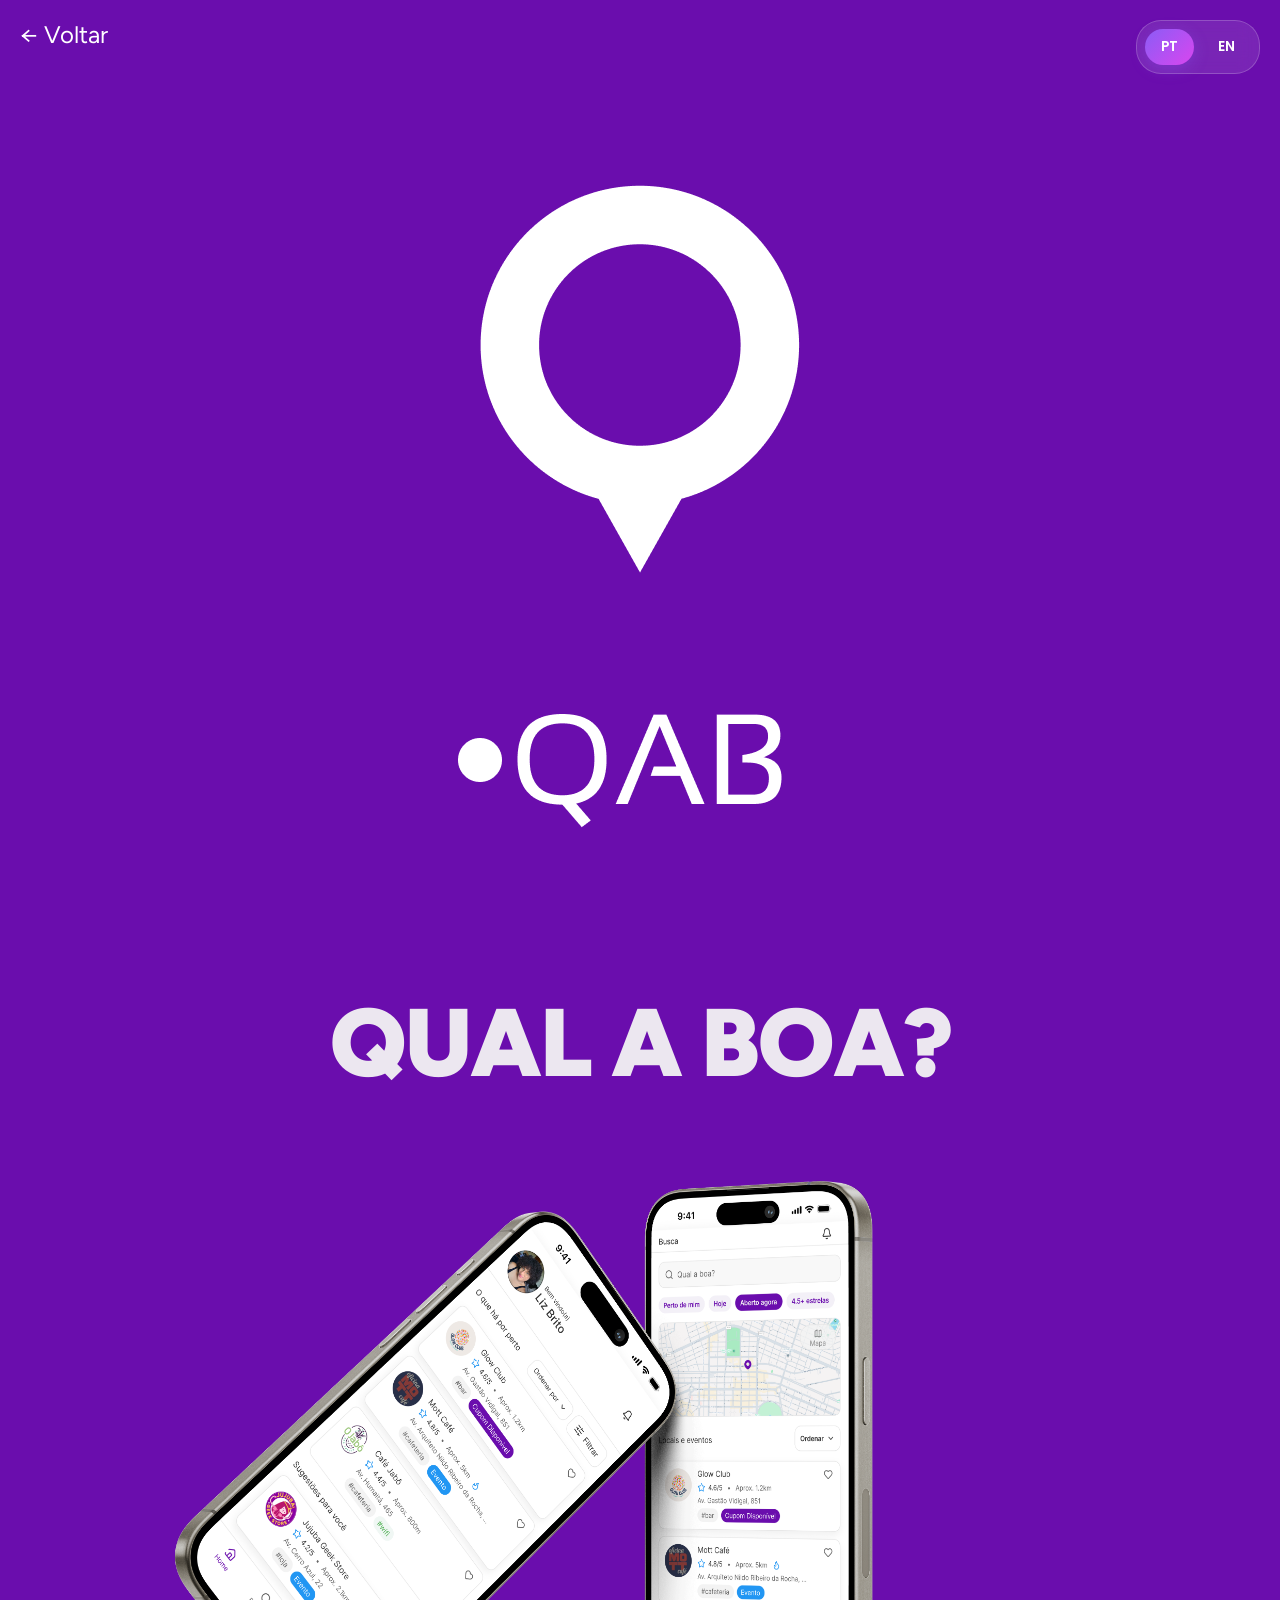
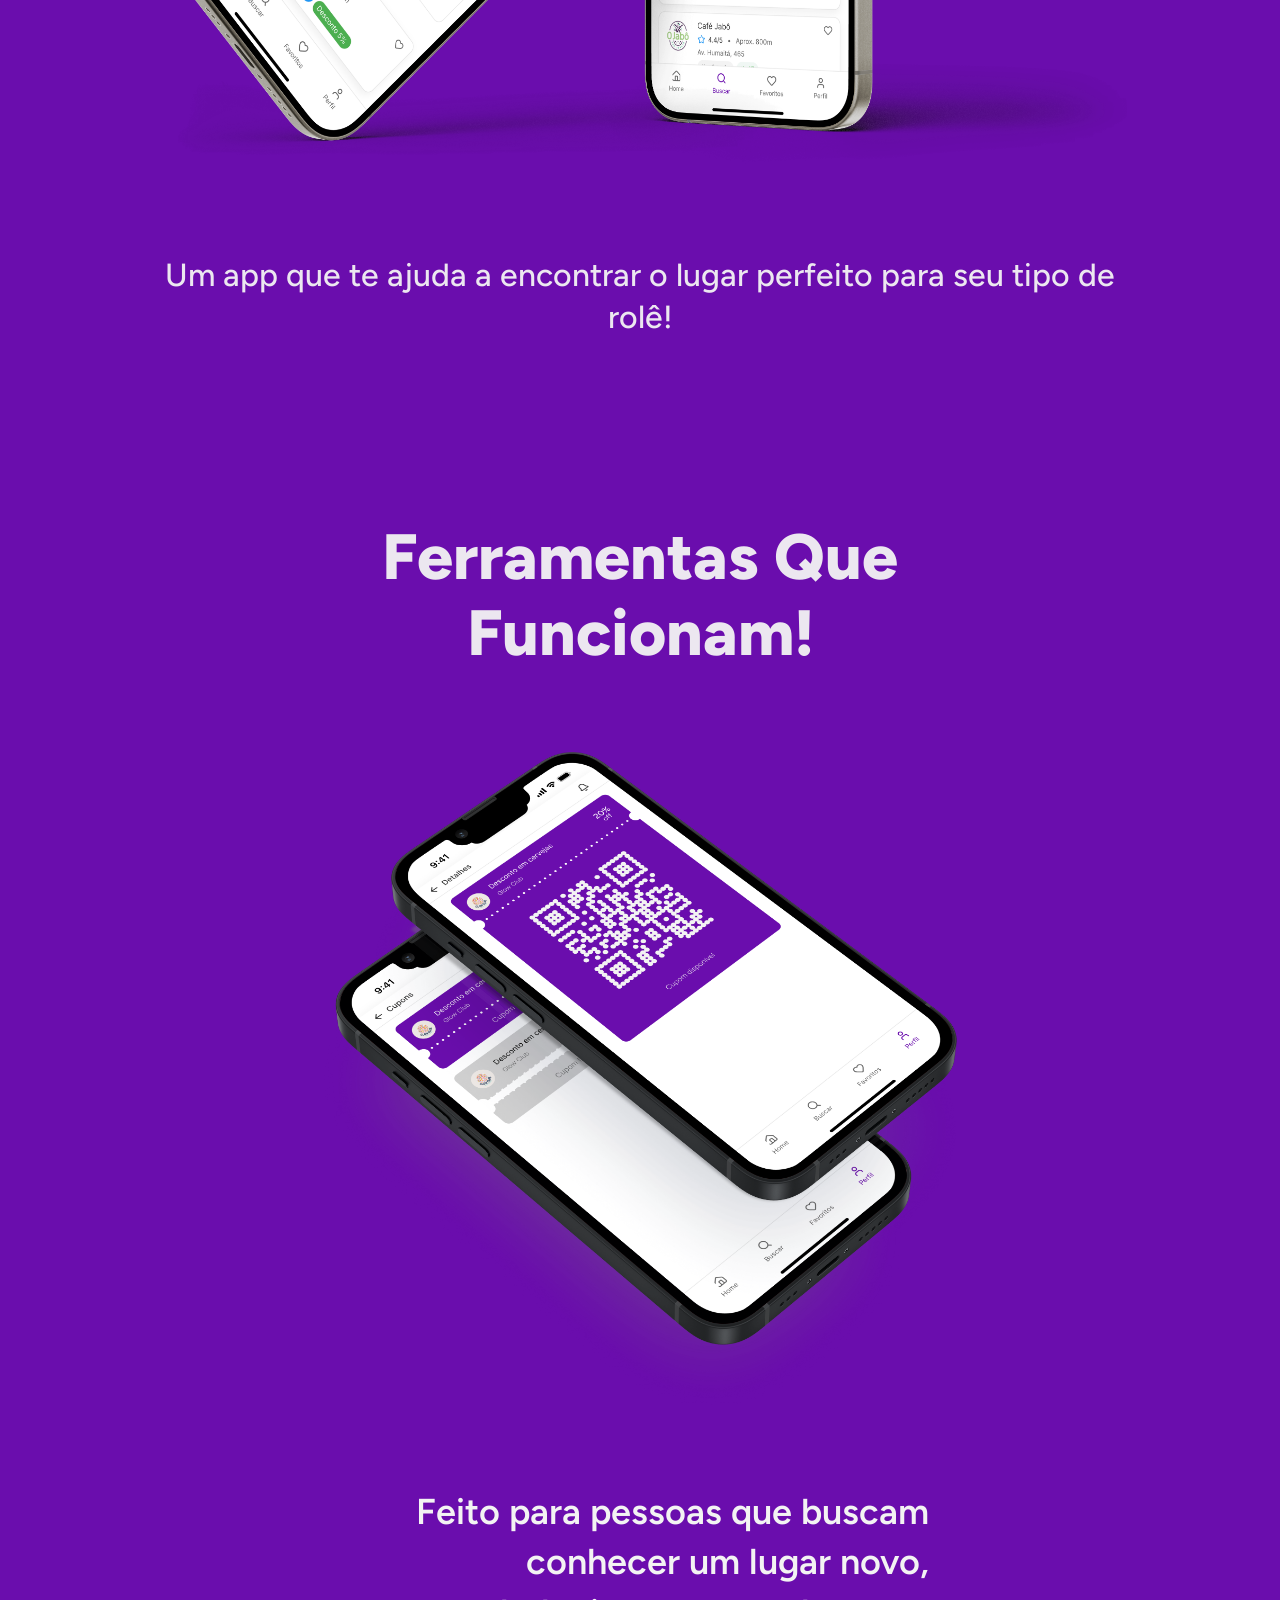
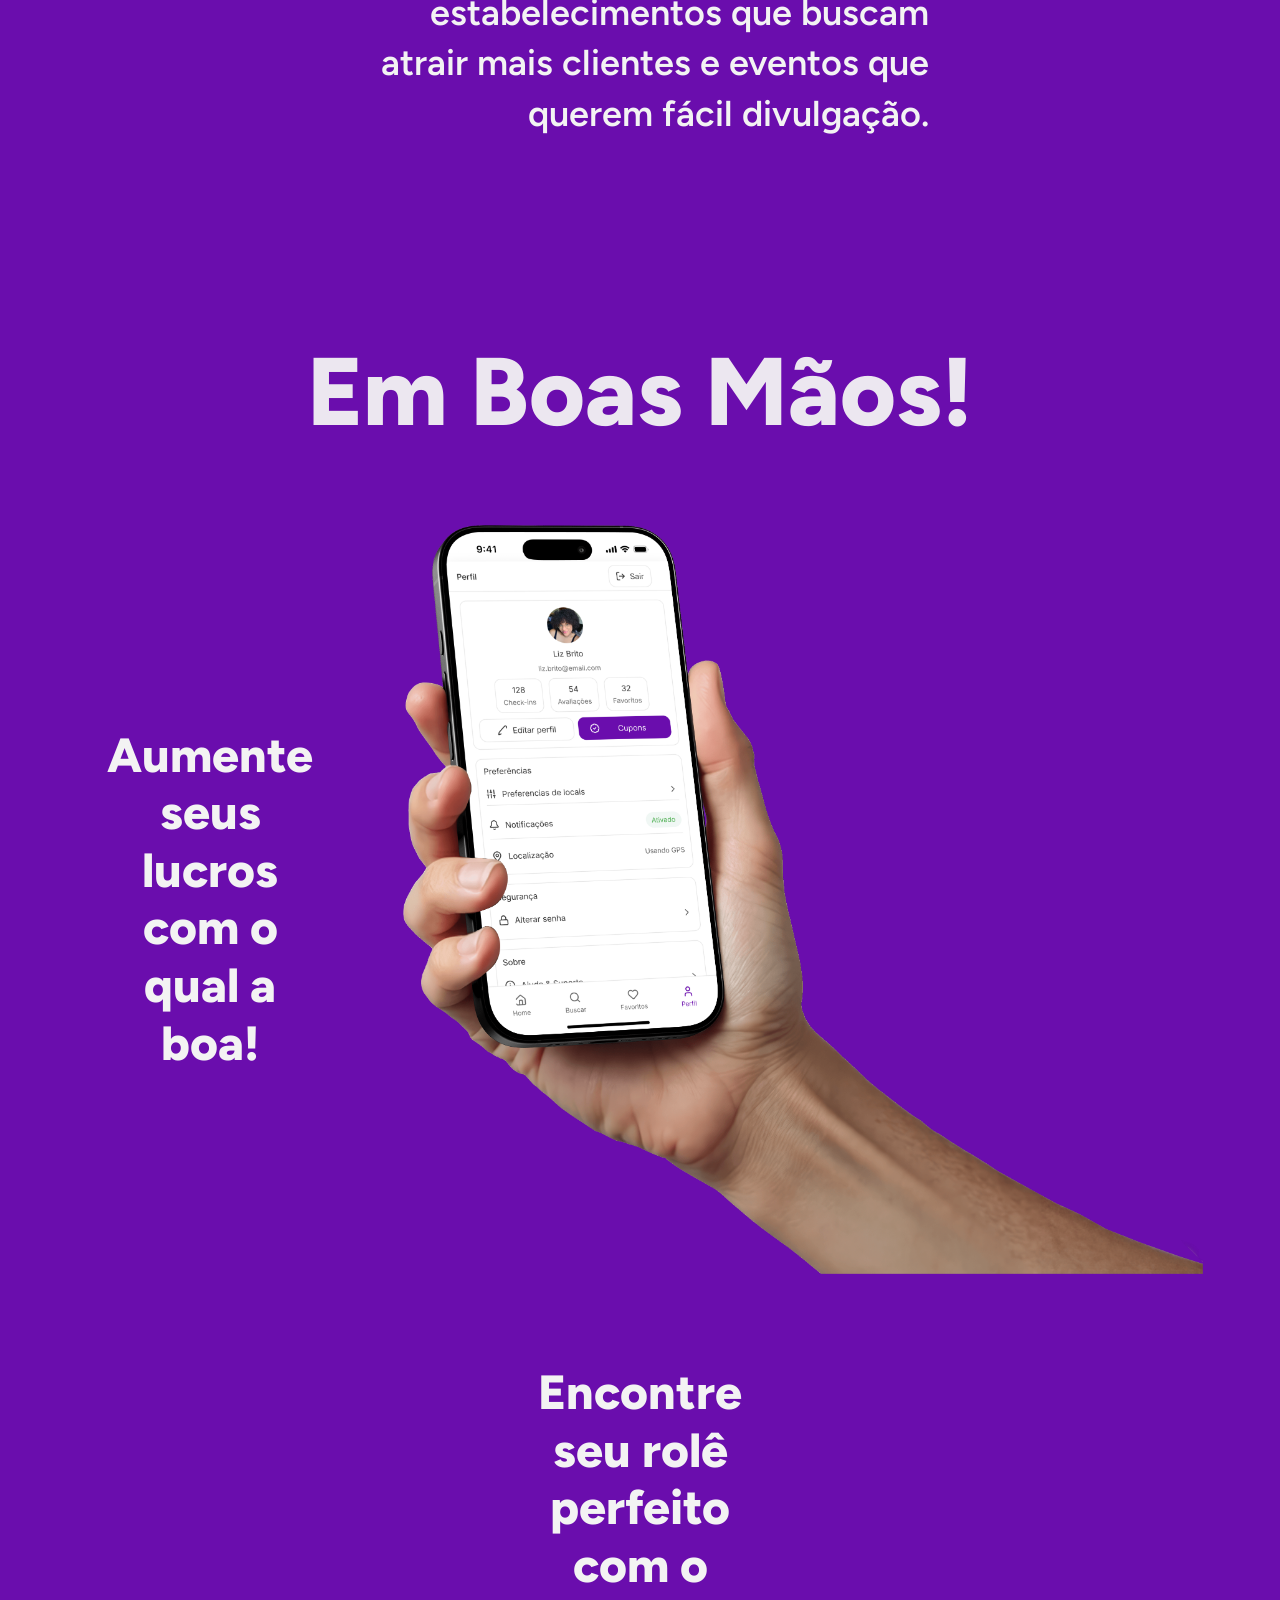
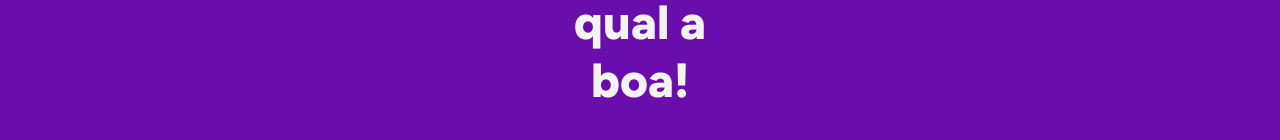
<file: QUAL A BOA/index.html>
<!DOCTYPE html>
<html lang="pt-BR">
<head>
    <meta charset="UTF-8">
    <meta name="viewport" content="width=device-width, initial-scale=1.0">
    <title>Qual a Boa? - Encontre o lugar perfeito</title>
    <link rel="preconnect" href="https://fonts.googleapis.com">
    <link rel="preconnect" href="https://fonts.gstatic.com" crossorigin>
    <link href="https://fonts.googleapis.com/css2?family=Poppins&display=swap" rel="stylesheet">
    <link href="https://fonts.googleapis.com/css2?family=Figtree:ital,wght@0,300..900;1,300..900&display=swap" rel="stylesheet">
    <link rel="stylesheet" href="styles.css">
    <link rel="stylesheet" href="../scripts/language-switcher.css">
    <link rel="stylesheet" href="https://cdnjs.cloudflare.com/ajax/libs/font-awesome/6.0.0/css/all.min.css">
    <script src="../scripts/translations.js"></script>
</head>
<body>
    <a href="../index.html" class="back-button" data-i18n="back-button">← Voltar</a>

    <div class="container">
        <section class="logo-section">
            <div class="logo-content fade-in-down">
                <img src="assets/logo.png" alt="Qual a Boa Logo" data-i18n-alt="logo-alt" class="logo-image">
            </div>
        </section>

        <section class="hero-section">
            <div class="hero-content">
                <h1 class="hero-title fade-in-up" data-i18n="qab-title">QUAL A BOA?</h1>
                <div class="phones-container fade-in-up animation-delay-2">
                    <img src="assets/principal.png" alt="App preview" data-i18n-alt="phones-alt" class="phones-image bounce-subtle">
                </div>
                 <p class="hero-subtitle fade-in-up animation-delay-1" data-i18n="qab-subtitle">Um app que te ajuda a encontrar o lugar perfeito para seu tipo de rolê!</p>
            </div>
        </section>

        <section class="tools-section">
            <h2 class="section-title fade-in-up" data-i18n="tools-title">Ferramentas que funcionam!</h2>
            <div class="tools-content">
                <div class="tools-image-wrapper fade-in-left">
                    <img src="assets/cupons.png" alt="Cupons e ferramentas" data-i18n-alt="cupons-alt" class="tools-image">
                </div>
                <div class="tools-text fade-in-right">
                    <p data-i18n="tools-text">Feito para pessoas que buscam conhecer um lugar novo, estabelecimentos que buscam atrair mais clientes e eventos que querem fácil divulgação.</p>
                </div>
            </div>
        </section>

        <section class="benefits-section">
            <h2 class="benefits-title fade-in-up" data-i18n="benefits-title">Em boas mãos!</h2>
            <div class="benefits-content">
                <div class="benefit-card left-card fade-in-right">
                    <h3 data-i18n="benefits-card-1">Aumente seus lucros com o qual a boa!</h3>
                </div>
                <div class="benefits-image-wrapper fade-in-left">
                    <img src="assets/perfil.png" alt="App em mãos" data-i18n-alt="perfil-alt" class="benefits-image scale-up">
                </div>
                <div class="benefit-card right-card fade-in-right animation-delay-1">
                    <h3 data-i18n="benefits-card-2">Encontre seu rolê perfeito com o qual a boa!</h3>
                </div>
            </div>
        </section>
    </div>

    <script>
        document.querySelectorAll('a').forEach(link => {
            if (link.hostname === window.location.hostname) {
                link.addEventListener('click', function (e) {
                    e.preventDefault();
                    const href = this.href;
                    document.body.classList.add("fade-out");
                    setTimeout(() => {
                        window.location.href = href;
                    }, 500);
                });
            }
        });
    </script>
</body>
</html>
</file>
<file: QUAL A BOA/styles.css>
* {
    margin: 0;
    padding: 0;
    box-sizing: border-box;
}

.back-button {
    position: absolute;
    top: 20px;
    left: 20px;
    font-size: 1.5rem;
    color: white;
    text-decoration: none;
    transition: opacity 0.3s ease-in-out;
    z-index: 1000;
}

.back-button:hover {
    opacity: 0.6;
}

.fade-out {
    opacity: 0;
    transition: opacity 0.5s ease-in-out;
}

html, body {
    font-family: 'Figtree', -apple-system, BlinkMacSystemFont, 'Segoe UI', sans-serif;
    background-color: #6a0dad;
    color: #f3f3f3;
    overflow-x: hidden;
    scroll-behavior: smooth;
}

@keyframes fadeInDown {
    from {
        opacity: 0;
        transform: translateY(-30px);
    }
    to {
        opacity: 1;
        transform: translateY(0);
    }
}

@keyframes fadeInUp {
    from {
        opacity: 0;
        transform: translateY(30px);
    }
    to {
        opacity: 1;
        transform: translateY(0);
    }
}

@keyframes fadeInLeft {
    from {
        opacity: 0;
        transform: translateX(-30px);
    }
    to {
        opacity: 1;
        transform: translateX(0);
    }
}

@keyframes fadeInRight {
    from {
        opacity: 0;
        transform: translateX(30px);
    }
    to {
        opacity: 1;
        transform: translateX(0);
    }
}

@keyframes bounceSubtle {
    0%, 100% {
        transform: translateY(0);
    }
    50% {
        transform: translateY(-20px);
    }
}

@keyframes scaleUp {
    from {
        opacity: 0;
        transform: scale(0.9);
    }
    to {
        opacity: 1;
        transform: scale(1);
    }
}

.fade-in-down {
    animation: fadeInDown 0.8s ease-out;
}

.fade-in-up {
    animation: fadeInUp 0.8s ease-out;
}

.fade-in-left {
    animation: fadeInLeft 0.8s ease-out;
}

.fade-in-right {
    animation: fadeInRight 0.8s ease-out;
}

.bounce-subtle {
    animation: bounceSubtle 3s ease-in-out infinite;
}

.scale-up {
    animation: scaleUp 0.8s ease-out;
}

.animation-delay-1 {
    animation-delay: 0.2s;
}

.animation-delay-2 {
    animation-delay: 0.4s;
}

.container {
    width: 100%;
    min-height: 100vh;
    position: relative;
}

.logo-section {
    display: flex;
    justify-content: center;
    align-items: center;
    padding: 60px 20px;
    min-height: 500px;
}

.logo-content {
    display: flex;
    justify-content: center;
    align-items: center;
    width: 100%;
    max-width: 960px;
}

.logo-image {
    width: 960px;
    max-width: 100%;
    height: auto;
    object-fit: contain;
}

.hero-section {
    padding: 80px 20px;
    text-align: center;
}

.hero-content {
    display: flex;
    flex-direction: column;
    align-items: center;
    gap: 50px;
}

.hero-title {
    font-size: 96px;
    font-weight: 900;
    line-height: 1;
    color: rgba(243, 243, 243, 0.95);
    letter-spacing: -2px;
    text-transform: uppercase;
    white-space: nowrap;
}

.hero-subtitle {
    font-size: 32px;
    font-weight: 500;
    color: rgba(243, 243, 243, 0.95);
    max-width: 1013px;
    line-height: 1.3;
}

.phones-container {
    margin: 40px 0;
    display: flex;
    justify-content: center;
    width: 100%;
}

.phones-image {
    width: 1012px;
    max-width: 100%;
    height: auto;
    object-fit: contain;
}

.tools-section {
    padding: 100px 20px;
    display: flex;
    flex-direction: column;
    align-items: center;
    gap: 80px;
}

.section-title {
    font-size: 64px;
    font-weight: 800;
    color: rgba(243, 243, 243, 0.95);
    text-align: center;
    max-width: 864px;
    line-height: 1.2;
    text-transform: capitalize;
}

.tools-content {
    display: flex;
    flex-wrap: wrap;
    align-items: center;
    justify-content: center;
    gap: 80px;
    width: 100%;
    max-width: 1400px;
}

.tools-image-wrapper {
    flex: 0 1 634px;
    display: flex;
    justify-content: center;
}

.tools-image {
    width: 634px;
    max-width: 100%;
    height: auto;
    object-fit: contain;
}

.tools-text {
    flex: 0 1 578px;
    display: flex;
    align-items: center;
}

.tools-text p {
    font-size: 36px;
    font-weight: 600;
    line-height: 1.4;
    color: #f3f3f3;
    text-align: right;
    max-width: 578px;
    margin-left: auto;
}

.benefits-section {
    padding: 100px 20px 0 20px;
    display: flex;
    flex-direction: column;
    align-items: center;
    gap: 80px;
    min-height: 100vh;
}

.benefits-title {
    font-size: 96px;
    font-weight: 800;
    color: rgba(243, 243, 243, 0.95);
    text-align: center;
    line-height: 1.1;
    text-transform: capitalize;
}

.benefits-content {
    display: flex;
    flex-wrap: wrap;
    align-items: center;
    justify-content: center;
    gap: 60px;
    width: 100%;
    max-width: 1500px;
    flex-grow: 1;
}

.benefits-image-wrapper {
    flex: 0 1 800px;
    display: flex;
    justify-content: center;
    align-self: flex-end;
}

.benefits-image {
    width: 800px;
    max-width: 100%;
    height: auto;
    object-fit: contain;
    display: block;
    margin: 0;
}

.benefit-card {
    background-color: transparent;
    border: none;
    padding: 30px;
    transition: transform 0.3s ease;
    flex: 0 1 250px;
    display: flex;
    align-items: center;
    justify-content: center;
}

.benefit-card:hover {
    transform: translateY(-5px);
}

.benefit-card h3 {
    font-size: 48px;
    font-weight: 800;
    color: #f3f3f3;
    line-height: 1.2;
    text-align: center;
}

.left-card h3 {
    max-width: 246px;
}

.right-card h3 {
    max-width: 246px;
}

@media (max-width: 1024px) {
    .back-button {
        top: 16px;
        left: 16px;
        font-size: 1.25rem;
    }

    .logo-section {
        padding-top: 80px;
        min-height: 320px;
    }

    .hero-title {
        font-size: clamp(3rem, 7vw, 5.5rem);
        white-space: normal;
    }

    .hero-subtitle {
        font-size: clamp(1.35rem, 2.5vw, 2rem);
    }

    .section-title {
        font-size: clamp(2.4rem, 5vw, 3.5rem);
    }

    .benefits-title {
        font-size: clamp(2.8rem, 6vw, 5rem);
    }

    .tools-content,
    .benefits-content {
        gap: 40px;
    }

    .tools-text p {
        font-size: clamp(1.2rem, 2.4vw, 2rem);
        text-align: center;
        margin-left: 0;
    }

    .benefit-card h3 {
        font-size: clamp(1.7rem, 3vw, 2.5rem);
    }
}

@media (max-width: 768px) {
    body {
        background: radial-gradient(circle at top, #8b2be7 0%, #6a0dad 40%, #4c0d8a 100%);
    }

    .container {
        padding-bottom: 48px;
    }

    .logo-section {
        min-height: 200px;
        padding-top: 76px;
        padding-bottom: 10px;
    }

    .logo-image {
        width: min(82vw, 520px);
    }

    .hero-section {
        padding-top: 20px;
    }

    .hero-content {
        gap: 18px;
    }

    .phones-container {
        margin-top: 8px;
    }

    .phones-image {
        width: min(92vw, 520px);
        filter: drop-shadow(0 18px 30px rgba(18, 0, 32, 0.45));
    }

    .tools-section,
    .benefits-section {
        gap: 28px;
    }

    .tools-content,
    .benefits-content {
        gap: 24px;
    }

    .tools-image,
    .benefits-image {
        width: min(88vw, 420px);
    }

    .benefit-card {
        background: rgba(255, 255, 255, 0.04);
        border: 1px solid rgba(255, 255, 255, 0.1);
        border-radius: 22px;
        box-shadow: 0 10px 25px rgba(13, 0, 30, 0.18);
        backdrop-filter: blur(4px);
    }
}

@media (max-width: 480px) {
    .back-button {
        width: 44px;
        height: 44px;
        display: inline-flex;
        align-items: center;
        justify-content: center;
        background: rgba(255, 255, 255, 0.08);
        border: 1px solid rgba(255, 255, 255, 0.15);
        border-radius: 50%;
        backdrop-filter: blur(4px);
        padding: 0;
        top: 14px;
        left: 14px;
    }

    .hero-title {
        max-width: 280px;
        margin: 0 auto;
    }

    .hero-subtitle {
        max-width: 90%;
    }

    .section-title,
    .benefits-title {
        max-width: 300px;
    }

    .tools-text p {
        max-width: 94%;
    }

    .benefit-card {
        padding: 16px 14px;
        border-radius: 18px;
    }
}
</file>
<file: scripts/language-switcher.css>
.language-switcher {
    position: fixed;
    top: 20px;
    right: 20px;
    display: flex;
    gap: 8px;
    z-index: 999;
    background: rgba(255, 255, 255, 0.1);
    backdrop-filter: blur(10px);
    padding: 8px;
    border-radius: 25px;
    border: 1px solid rgba(255, 255, 255, 0.2);
}

.lang-btn {
    padding: 8px 16px;
    border: none;
    background: transparent;
    color: white;
    font-weight: 600;
    font-size: 0.85rem;
    cursor: pointer;
    border-radius: 20px;
    transition: all 0.3s ease-in-out;
    font-family: Poppins;
}

.lang-btn:hover {
    background: rgba(255, 255, 255, 0.2);
}

.lang-btn.active {
    background: linear-gradient(135deg, #8B5CF6 0%, #D946EF 100%);
    box-shadow: 0px 4px 15px rgba(139, 92, 246, 0.3);
}

@media (max-width: 768px) {
    .language-switcher {
        top: 15px;
        right: 15px;
    }

    .lang-btn {
        padding: 6px 12px;
        font-size: 0.75rem;
    }
}
</file>
